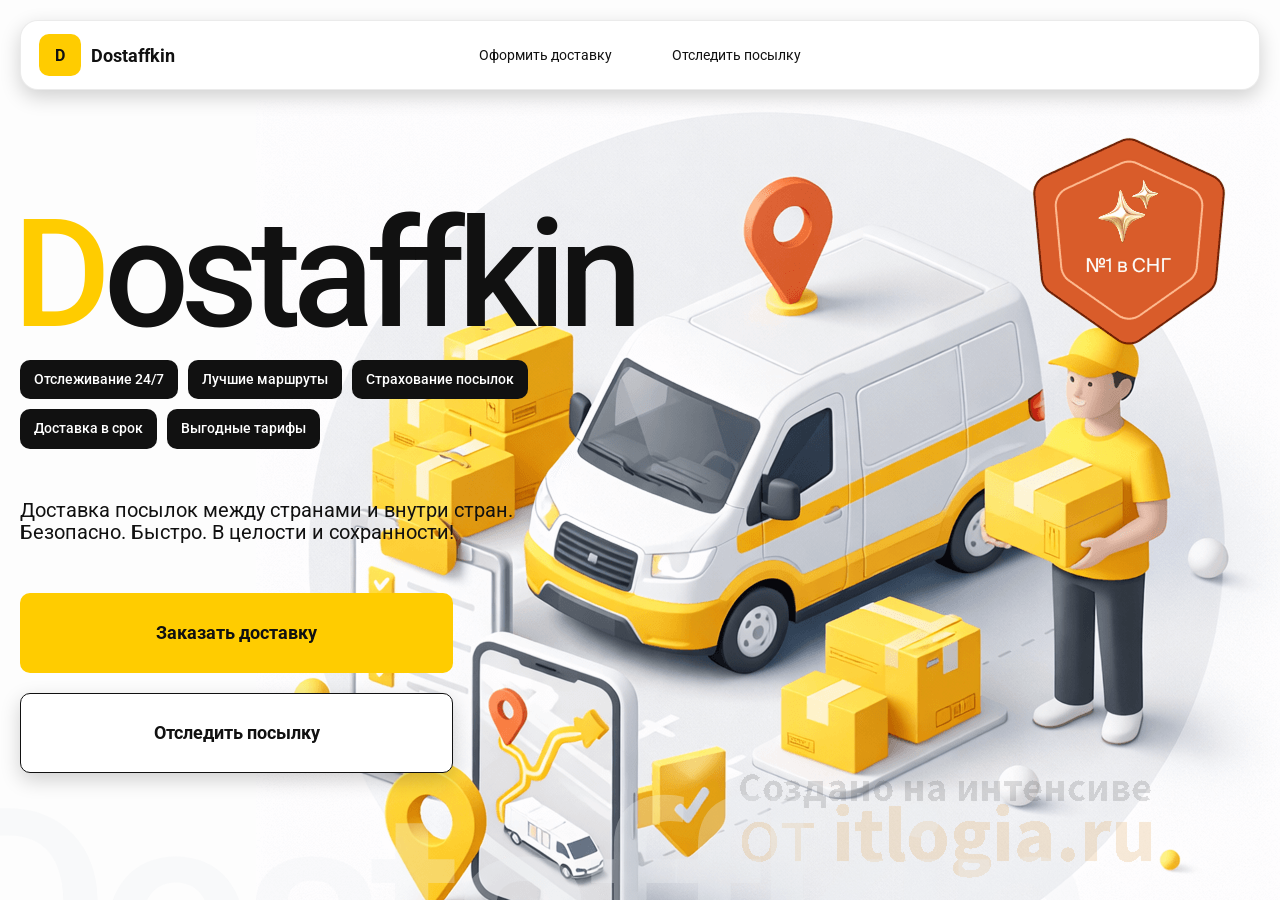
<file: delovery/index.html>
<!doctype html>
<html lang="ru">

<head>
    <meta charset="utf-8" />
    <title>Dostaffkin — Доставка посылок между странами и внутри стран. Безопасно. Быстро. В целости и сохранности!
    </title>
    <link rel="stylesheet" href="styles/base.css" />
    <link rel="stylesheet" href="styles/base_adaptive.css" />
    <link rel="stylesheet" href="styles/index.css" />
    <link rel="stylesheet" href="styles/index_adaptive.css" />
    <meta name="viewport" content="width=device-width,initial-scale=1,maximum-scale=1,user-scalable=0" />
</head>

<body>

    <div class="container">
        <header class="header">
            <a class="header-brand" href="#">
                <div class="header-logo">D</div>
                <div class="header-title">Dostaffkin</div>
            </a>
            <nav class="header-menu">
                <a class="header-link" href="#">Оформить <span>доставку</span></a>
                <a class="header-link" href="#">Отследить <span>посылку</span></a>
            </nav>
        </header>
        <main class="main">
<section class="main-info">
    <div class="main-title">
    <span>D</span>ostaffkin
</div>
<div class="main-features">
    <div class="main-feature">Отслеживание 24/7</div>
    <div class="main-feature">Лучшие маршруты</div>
    <div class="main-feature">Страхование посылок</div>
    <div class="main-feature">Доставка в срок</div>
    <div class="main-feature">Выгодные тарифы</div>
</div>
<div class="main-description">
    Доставка посылок между странами и внутри стран.
    Безопасно. Быстро. В целости и сохранности!
</div>
<div class="main-actions">
    <a class="button" href="./order.html">Заказать доставку</a>
    <a class="button button-white" href="./track.html">Отследить посылку</a>
</div>
</section>
<div class="main-title-ghost">Dostaffkin</div>
<section class="main-image">
    <img src="image/delovery.png" alt="delovery"/>
</section>
        </main>
    </div>


</body>

</html>
</file>
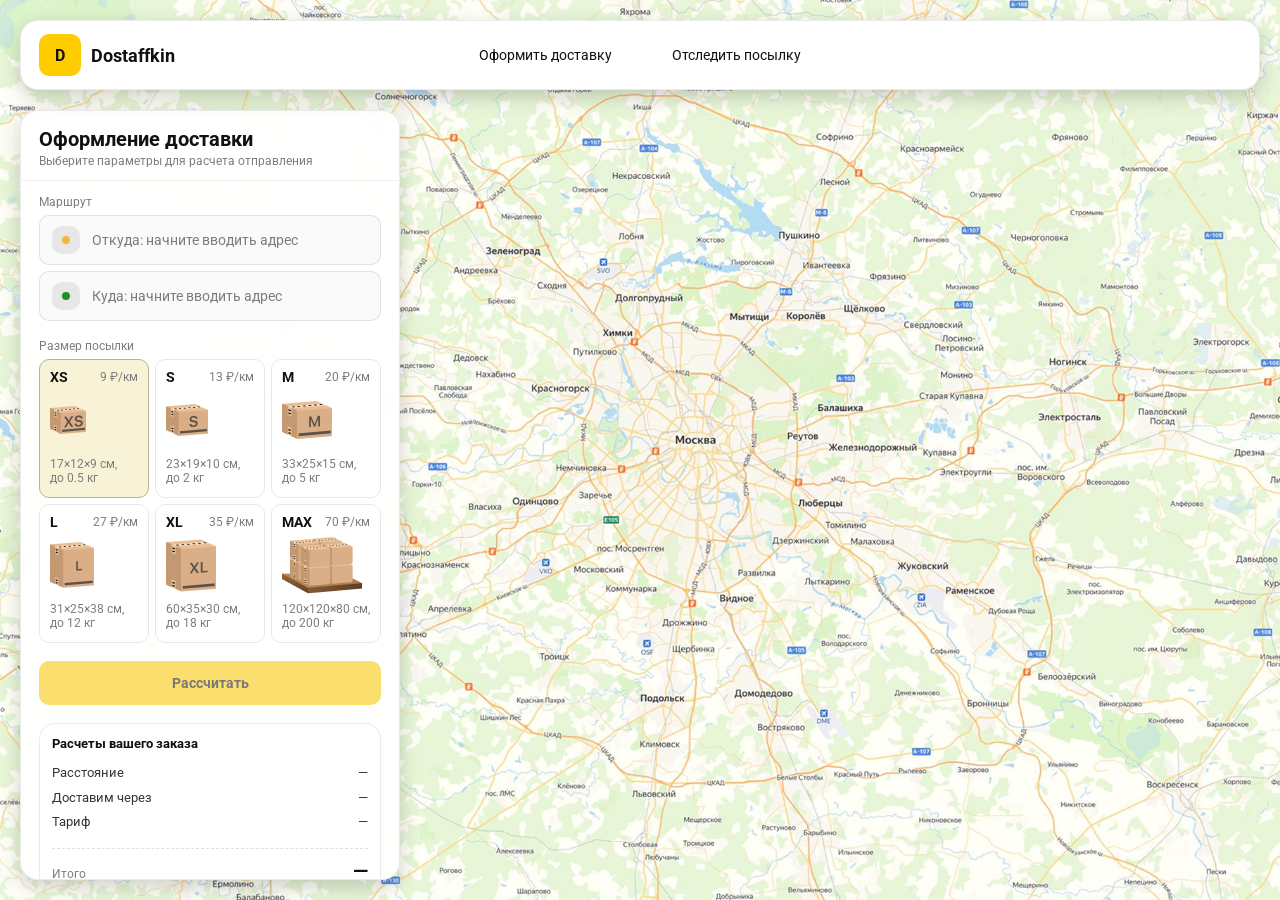
<file: delovery/order.html>
<!doctype html>
<html lang="ru">

<head>
    <meta charset="utf-8" />
    <meta name="viewport" content="width=device-width,initial-scale=1,maximum-scale=1,user-scalable=0" />
    <title>Оформление доставки</title>

    <link rel="stylesheet" href="styles/base.css" />
    <link rel="stylesheet" href="styles/base_adaptive.css" />

    <link rel="stylesheet" href="styles/order.css" />
    <link rel="stylesheet" href="styles/order_adaptive.css" />
</head>

<body>
    <div id="map">


    </div>


    <header class="header">
        <a class="header-brand" href="#">
            <div class="header-logo">D</div>
            <div class="header-title">Dostaffkin</div>
        </a>
        <nav class="header-menu">
            <a class="header-link" href="#">Оформить <span>доставку</span></a>
            <a class="header-link" href="#">Отследить <span>посылку</span></a>
        </nav>
    </header>

    <aside class="main" id="sidebar">
        <div class="main-header">
            <div class="main-title">Оформление доставки</div>
            <div class="main-text">Выберите параметры для расчета отправления</div>
        </div>

        <div class="main-content">
            <div class="main-route">
                <div class="main-block-title">Маршрут</div>
                <div class="main-fields">
                    <div class="main-field" id="fromField">
                        <div class="main-pin"></div>
                        <input id="from" placeholder="Откуда: начните вводить адрес" autocomplete="off" />
                        <div class="main-ac" id="fromAc" role="listbox" aria-label="Подсказки адресов"></div>
                    </div>

                    <div class="main-field" id="toField">
                        <div class="main-pin"></div>
                        <input id="to" placeholder="Куда: начните вводить адрес" autocomplete="off" />
                        <div class="main-ac" id="toAc" role="listbox" aria-label="Подсказки адресов"></div>
                    </div>
                </div>
            </div>
            <div class="main-package">
                <div class="main-block-title">Размер посылки</div>

                <div class="main-sizes">
                    <div class="main-size-card is-active" data-value="xs">
                        <div class="main-size-top">
                            <div class="main-size-label">XS</div>
                            <div class="main-size-rate">9 ₽/км</div>
                        </div>
                        <div class="main-size-media">
                            <img src="image/sizes/xs.png" alt="Короб XS" />
                        </div>
                        <div class="main-size-description">17×12×9 см,<br>до 0.5 кг</div>
                    </div>

                    <div class="main-size-card" data-value="s">
                        <div class="main-size-top">
                            <div class="main-size-label">S</div>
                            <div class="main-size-rate">13 ₽/км</div>
                        </div>
                        <div class="main-size-media">
                            <img src="image/sizes/s.png" alt="Короб S" />
                        </div>
                        <div class="main-size-description">23×19×10 см,<br>до 2 кг</div>
                    </div>

                    <div class="main-size-card" data-value="m">
                        <div class="main-size-top">
                            <div class="main-size-label">M</div>
                            <div class="main-size-rate">20 ₽/км</div>
                        </div>
                        <div class="main-size-media">
                            <img src="image/sizes/m.png" alt="Короб M" />
                        </div>
                        <div class="main-size-description">33×25×15 см,<br>до 5 кг</div>
                    </div>

                    <div class="main-size-card" data-value="l">
                        <div class="main-size-top">
                            <div class="main-size-label">L</div>
                            <div class="main-size-rate">27 ₽/км</div>
                        </div>
                        <div class="main-size-media">
                            <img src="image/sizes/l.png" alt="Короб L" />
                        </div>
                        <div class="main-size-description">31×25×38 см,<br>до 12 кг</div>
                    </div>

                    <div class="main-size-card" data-value="xl">
                        <div class="main-size-top">
                            <div class="main-size-label">XL</div>
                            <div class="main-size-rate">35 ₽/км</div>
                        </div>
                        <div class="main-size-media">
                            <img src="image/sizes/xl.png" alt="Короб XL" />
                        </div>
                        <div class="main-size-description">60×35×30 см,<br>до 18 кг</div>
                    </div>

                    <div class="main-size-card" data-value="max">
                        <div class="main-size-top">
                            <div class="main-size-label">MAX</div>
                            <div class="main-size-rate">70 ₽/км</div>
                        </div>
                        <div class="main-size-media main-size-media-palleta">
                            <img src="image/sizes/max.png" alt="Паллета" />
                        </div>
                        <div class="main-size-description">120×120×80 см,<br>до 200 кг</div>
                    </div>
                </div>
            </div>
            <div class="main-calculate-block">
                <button id="calc" class="button calculate-button" type="button" disabled>Рассчитать</button>
            </div>
            <div class="main-result" id="result">
                <div class="main-result-title">Расчеты вашего заказа</div>
                <div class="main-result-lines">
                    <div class="main-result-line"><span>Расстояние</span><span id="distanceValue">—</span></div>
                    <div class="main-result-line"><span>Доставим через</span><span id="durationValue">—</span></div>
                    <div class="main-result-line"><span>Тариф</span><span id="rateValue">—</span></div>
                </div>
                <div class="main-price">
                    <div class="main-price-label">Итого</div>
                    <div class="main-price-value" id="totalValue">—</div>
                </div>
            </div>
            <div class="main-order-box">
                <div class="main-order-form" id="orderForm">
                    <div class="main-order-title">Оформление доставки</div>
                    <div class="main-block-info-row">
                        <div class="main-block-title">Контакты</div>
                        <div class="order-fields">
                            <div class="main-field">
                                <input id="customerName" placeholder="Ваше имя" autocomplete="off" />
                            </div>
                            <div class="main-field">
                                <input id="customerPhone" placeholder="Ваш телефон" autocomplete="off"
                                    inputmode="tel" />
                            </div>
                        </div>
                    </div>
                    <div class="main-block-info-row extra-info">
                        <div class="main-block-title">Дополнительная информация</div>
                        <div class="main-field textarea">
                            <textarea id="comment" placeholder="Детали доставки и комментарии"></textarea>
                        </div>
                    </div>
                    <button id="submit" class="button main-submit-request" type="button" disabled>Отправить
                        заявку
                    </button>
                </div>

                <div class="main-order-success" id="orderSuccess">
                    <div class="main-success-icon">✓</div>
                    <div class="main-success-title">Заявка отправлена!</div>
                    <div class="main-success-title">Номер отправления – <span id="orderId"></span></div>
                    <div class="main-success-subtitle">Мы скоро свяжемся с вами</div>
                </div>
            </div>
        </div>
    </aside>
</body>

</html>
</file>
<file: delovery/styles/base.css>
*,
*::before,
*::after {
    box-sizing: border-box;
}

@font-face {
    font-family: "Roboto";
    src: url("../fonts/Roboto-Regular.ttf");
    font-weight: normal;
}

@font-face {
    font-family: "Roboto";
    src: url("../fonts/Roboto-Bold.ttf");
    font-weight: bold;
}

@font-face {
    font-family: "Roboto";
    src: url("../fonts/Roboto-Medium.ttf");
    font-weight: 500;
}


html,
body {
    margin: 0;
    color: #111111;
    font-family: "Roboto", sans-serif;
}

body {
    background: #FDFDFD;
}

.header {
    border-radius: 18px;
    box-shadow: 0 7px 20px 0 #0000002E;
    backdrop-filter: blur(10px);
    background: #ffffff;
    left: 20px;
    border: 1px solid rgba(0, 0, 0, 0.08);
    position: fixed;
    right: 20px;
    top: 20px;
    padding: 14px 18px;
    height: 70px;
    display: flex;
    align-items: center;
    z-index: 6;
}

.header-brand {
    display: flex;
    align-items: center;
    text-decoration: none;
    gap: 10px;
}

.header-logo {
    width: 42px;
    height: 42px;
    border-radius: 10px;
    background: #FFCC00;
    display: grid;
    place-items: center;
    font-weight: bold;
    color: #111;
}

.header-title {
    font-size: 18px;
    font-weight: bold;
    color: #111111;
    text-decoration: none;
}

.header-menu {
    display: flex;
    align-items: center;
    gap: 60px;
    margin: 0;
    position: absolute;
    left: 50%;
    transform: translateX(-50%);
}

.header-link {
    font-size: 14px;
    color: #111111;
    text-decoration: none;
}

.main-actions {
    margin-top: 50px;
    display: flex;
    flex-direction: column;
    gap: 20px;
}

.button {
    height: 80px;
    width: 433px;
    max-width: 100%;
    font-size: 18px;
    font-weight: bold;
    place-items: center;
    display: grid;
    background: #FFCC00;
    color: #111111;
    border-radius: 16px;
    text-decoration: none;
}

.button-white {
    background: #ffffff;
    box-shadow: 0 7px 20px 0 #0000002E;
}

.button {
    border: 0;
    outline: none;
    height: 44px;
    border-radius: 10px;
    font-size: 14px;
    font-weight: bold;
    cursor: pointer;
    font-family: inherit;
    transition: transform .08s ease, opacity .12s ease;
    background: #ffcc00;
    color: #111111;
    text-align: center;
    text-decoration: none;
}

.button:hover {
    background-color: #E5BC19;
}

.button:disabled {
    cursor: not-allowed;
    background-color: #FADE6E;
    color: #787878;
    transform: none;
}

.button.button-white {
    background: #ffffff;
    border: 1px solid #111111;
}

.button.button-white:hover {
    background: rgb(241 241 241);
}

.main-field {
    display: flex;
    align-items: center;
    margin-top: 6px;
    gap: 10px;
    border: 1px solid #1111111A;
    background: #FAFAFA;
    border-radius: 10px;
    padding: 10px 12px;
    position: relative;
    box-sizing: border-box;
    height: 50px;
}

.main-field.textarea {
    height: auto;
}

.main-pin {
    width: 28px;
    height: 28px;
    border-radius: 10px;
    background: rgba(17, 17, 17, 0.08);
    display: grid;
    place-items: center;
    flex: 0 0 auto;
    position: relative;
}

.main-pin::before {
    content: "";
    width: 8px;
    height: 8px;
    border-radius: 999px;
    background: orange;
    opacity: .75;
    display: block;
}

.main-field:last-child .main-pin::before {
    background: green;
    opacity: .85;
}

input, textarea {
    width: 100%;
    border: 0;
    outline: none;
    background: transparent;
    font-size: 14px;
    color: #111111;
    font-family: inherit;
}

textarea {
    resize: vertical;
    min-height: 72px;
    padding: 2px 0;
}

input::placeholder, textarea::placeholder {
    color: #7C7C7C;
}

.main-field:focus-within {
    border-color: rgba(0, 0, 0, 0.20);
    box-shadow: 0 0 0 4px rgba(255, 204, 0, 0.35);
    background: rgba(255, 255, 255, 0.75);
}
</file>
<file: delovery/styles/base_adaptive.css>
@media (max-width: 767px) {
    .header {
        left: 10px;
        right: 10px;
        top: 10px;
    }

    .header-link span {
        display: none;
    }

    .header-menu {
        gap: 20px;
        justify-content: flex-start;
        margin: 0 0 0 30px;
        position: static;
        transform: none;
    }
}

@media (max-width: 420px) {
    .header-title {
        display: none;
    }
}

@media (max-width: 374px) {
    .header-menu {
        gap: 10px;
        margin: 0 0 0 10px;
    }
}
</file>
<file: delovery/styles/index.css>
.container {
    overflow: hidden;
    min-height: 100vh;
    position: relative;
    padding: 0 20px;
}

.main-info {
    max-width: 840px;
    width: 100%;
    position: relative;
}

.main-title {
    margin-top: 200px;
    font-weight: 500;
    font-size: 200px;
    line-height: 1;
    letter-spacing: -0.05em;
    color: #111111;
    left: -15px;
    position: relative;
}

.main-title span {
    color: #ffcc00;
}

.main-features {
    margin-top: 10px;
    display: flex;
    flex-wrap: wrap;
    gap: 10px;
}

.main-feature {
    background: #111111;
    color: #ffffff;
    padding: 12px 14px;
    font-weight: 500;
    font-size: 14px;
    line-height: 1.1;
    border-radius: 10px;
}

.main-description {
    margin-top: 50px;
    max-width: 500px;
    font-size: 20px;
    line-height: 1.1;
    color: #111111;
}

.main-title-ghost {
    position: absolute;
    z-index: -1;
    left: -70px;
    bottom: -150px;
    font-weight: 500;
    font-size: 278px;
    line-height: 1;
    letter-spacing: -0.05em;
    color: #ECEDF04D;
    white-space: nowrap;
}

.main-image {
    position: absolute;
    width: 1024px;
    top: 100px;
    right: 0;
    z-index: -2;
}

.main-image img {
    width: 100%;
    max-width: 1024px;
    height: auto;
    display: block;
}

.main-actions {
    margin-top: 50px;
    display: flex;
    flex-direction: column;
    gap: 20px;
}

.main-actions .button {
    height: 80px;
    width: 433px;
    font-size: 18px;
    font-weight: bold;
    place-items: center;
    display: grid;
}
</file>
<file: delovery/styles/index_adaptive.css>
@media (max-width: 1760px) {
    .main-title {
        font-size: 150px;
        left: -7px;
    }

    .main-info {
        max-width: 640px;
    }
}

@media (max-width: 1200px) {
    .main-info {
        max-width: 540px;
    }

    .main {
        padding: 111px 20px 20px;
    }

    .main-title {
        font-size: 120px;
        left: -4px;
    }

    .main-title-ghost {
        font-size: 220px;
    }
}

@media (max-width: 1024px) {
    .main-title {
        margin-top: 30px;
    }

    .main {
        flex-direction: column-reverse;
    }

    .main-image {
        max-width: 350px;
        position: absolute;
        left: 370px;
        top: 370px;
    }

    .main-info {
        max-width: 100%;
    }

    .main-actions {
        gap: 10px;
    }

    .main-actions .button {
        height: 50px;
        font-size: 14px;
        width: auto;
        max-width: 300px;
    }

    .main-description {
        max-width: 350px;
    }
}

@media (max-width: 570px) {
    .main-title {
        font-size: 88px;
    }

    .main-description {
        max-width: 100%
    }

    .main-actions {
       width: 100%;
    }

    .main-actions .button {
        width: 100%;
        max-width: 100%
    }

    .main-image {
        max-width: 650px;
        position: absolute;
        left: 170px;
        top: 70px;
        opacity: 0.2;
    }
}

@media (max-width: 400px) {
    .main-title {
        font-size: 70px;
    }
}
</file>
<file: delovery/styles/order.css>
#map {
    background-image: url("../image/order-bg.png");
    background-size: cover;
    position: fixed;
    inset: 0;
}

.main {
    border-radius: 18px;
    box-shadow: 0 7px 20px 0 #0000002E;
    backdrop-filter: blur(10px);
    background: rgba(255, 255, 255, 0.96);
    left: 20px;
    border: 1px solid rgba(0, 0, 0, 0.08);
    position: fixed;
    top: 110px;
    bottom: 20px;
    width: 380px;
    display: flex;
    flex-direction: column;
    overflow: hidden;
    z-index: 5;
}

.main-header {
    padding: 18px 18px 12px 18px;
    border-bottom: 1px solid rgba(0, 0, 0, 0.06);
    display: flex;
    flex-direction: column;
}

.main-title {
    font-size: 20px;
    line-height: 100%;
    font-weight: bold;
}

.main-text {
    font-size: 12px;
    margin-top: 5px;
    color: #7C7C7C;
}

.main-content {
    padding: 14px 18px 18px 18px;
    overflow: auto;
    scrollbar-width: none;
    display: flex;
    flex-direction: column;
    gap: 18px;
    flex: 1;
}

.main-block-title {
    font-size: 12px;
    color: #7C7C7C;
}

.main-route .main-block-title,
.main-package .main-block-title {
    margin-bottom: 6px;
}

.main-sizes {
    display: grid;
    gap: 6px;
    grid-template-columns: repeat(3, 1fr);
}

.main-size-card {
    border: 1px solid #E8E8E7;
    background: #FFFFFF;
    border-radius: 10px;
    padding: 10px;
    cursor: pointer;
    user-select: none;
    transition: transform .08s ease, border-color .12s ease, background .12s ease;
    min-height: 139px;
}

.main-size-card:hover {
    transform: translateY(-1px);
}

.main-size-card.is-active {
    background-color: #F8F2D6;
    border-color: #B7B196;
}

.main-size-top {
    display: flex;
    align-items: center;
    justify-content: space-between;
}

.main-size-label {
    font-weight: bold;
    font-size: 14px;
    color: #111111;
    line-height: 100%;
}

.main-size-rate {
    font-size: 12px;
    color: #7C7C7C;
    line-height: 100%;
}

.main-size-media {
    margin-top: 8px;
    height: 57px;
}

.main-size-description {
    margin-top: 8px;
    font-size: 12px;
    color: #7C7C7C;
    line-height: 1.2;
}

.calculate-button {
    width: 100%;
}

.main-result {
    border: 1px solid rgba(0, 0, 0, 0.08);
    background: rgba(255, 255, 255, 0.75);
    border-radius: 16px;
    padding: 12px;
    line-height: 1.25;
}

.main-result-title {
    font-weight: bold;
    font-size: 13px;
    color: #111111;
    margin-bottom: 13px;
}

.main-result-lines {
    gap: 8px;
    display: flex;
    flex-direction: column;
}

.main-result-line {
    font-size: 13px;
    color: rgba(17, 17, 17, 0.85);
    display: flex;
    justify-content: space-between;
}

.main-price {
    margin-top: 18px;
    padding-top: 10px;
    border-top: 1px dashed rgba(0, 0, 0, 0.12);
    display: flex;
    align-items: baseline;
    justify-content: space-between;
}

.main-price-label {
    font-size: 12px;
    color: rgba(17, 17, 17, 0.55);
}

.main-price-value {
    font-size: 20px;
    font-weight: bold;
    color: #111111;
    letter-spacing: -0.3px;
}

.main-order-box {
    background: #ffffff;
    border: 1px solid #E8E8E7;
    border-radius: 10px;
    padding: 12px;
}

.main-order-title {
    margin-bottom: 8px;
    font-weight: bold;
    font-size: 14px;
    color: #111111;
}

.main-block-info {
    display: flex;
    flex-direction: column;
    gap: 6px;
}

.order-fields {
    display: grid;
    grid-template-columns: 1fr 1fr;
    column-gap: 10px;
    margin-top: 6px;
}

.main-block-info-row.extra-info {
    display: block;
    margin-top: 13px;
}

.main-submit-request {
    width: 100%;
    margin-top: 6px;
}

.main-order-success {
    display: none;
    text-align: center;
    padding: 22px 12px;
    gap: 12px;
}

.main-order-success.is-visible {
    display: flex;
    flex-direction: column;
    align-items: center;
}

.main-success-icon {
    width: 56px;
    height: 56px;
    border-radius: 50%;
    background: #16a34a;
    color: #ffffff;
    display: grid;
    place-items: center;
    font-size: 30px;
}

.main-success-title {
    font-size: 14px;
    font-weight: bold;
    color: #111111;
}

.main-success-subtitle {
    font-size: 12px;
    color: rgba(17, 17, 17, 0.55);
    line-height: 1.3;
}
</file>
<file: delovery/styles/order_adaptive.css>
@media (max-width: 767px) {
    .main {
        left: 10px;
        right: 10px;
        top: 50%;
        bottom: 12px;
        width: auto;
        max-width: none;
    }
}

@media (max-width: 420px) {
    .main-sizes {
        grid-template-columns: repeat(2, 1fr);
    }
}
</file>
